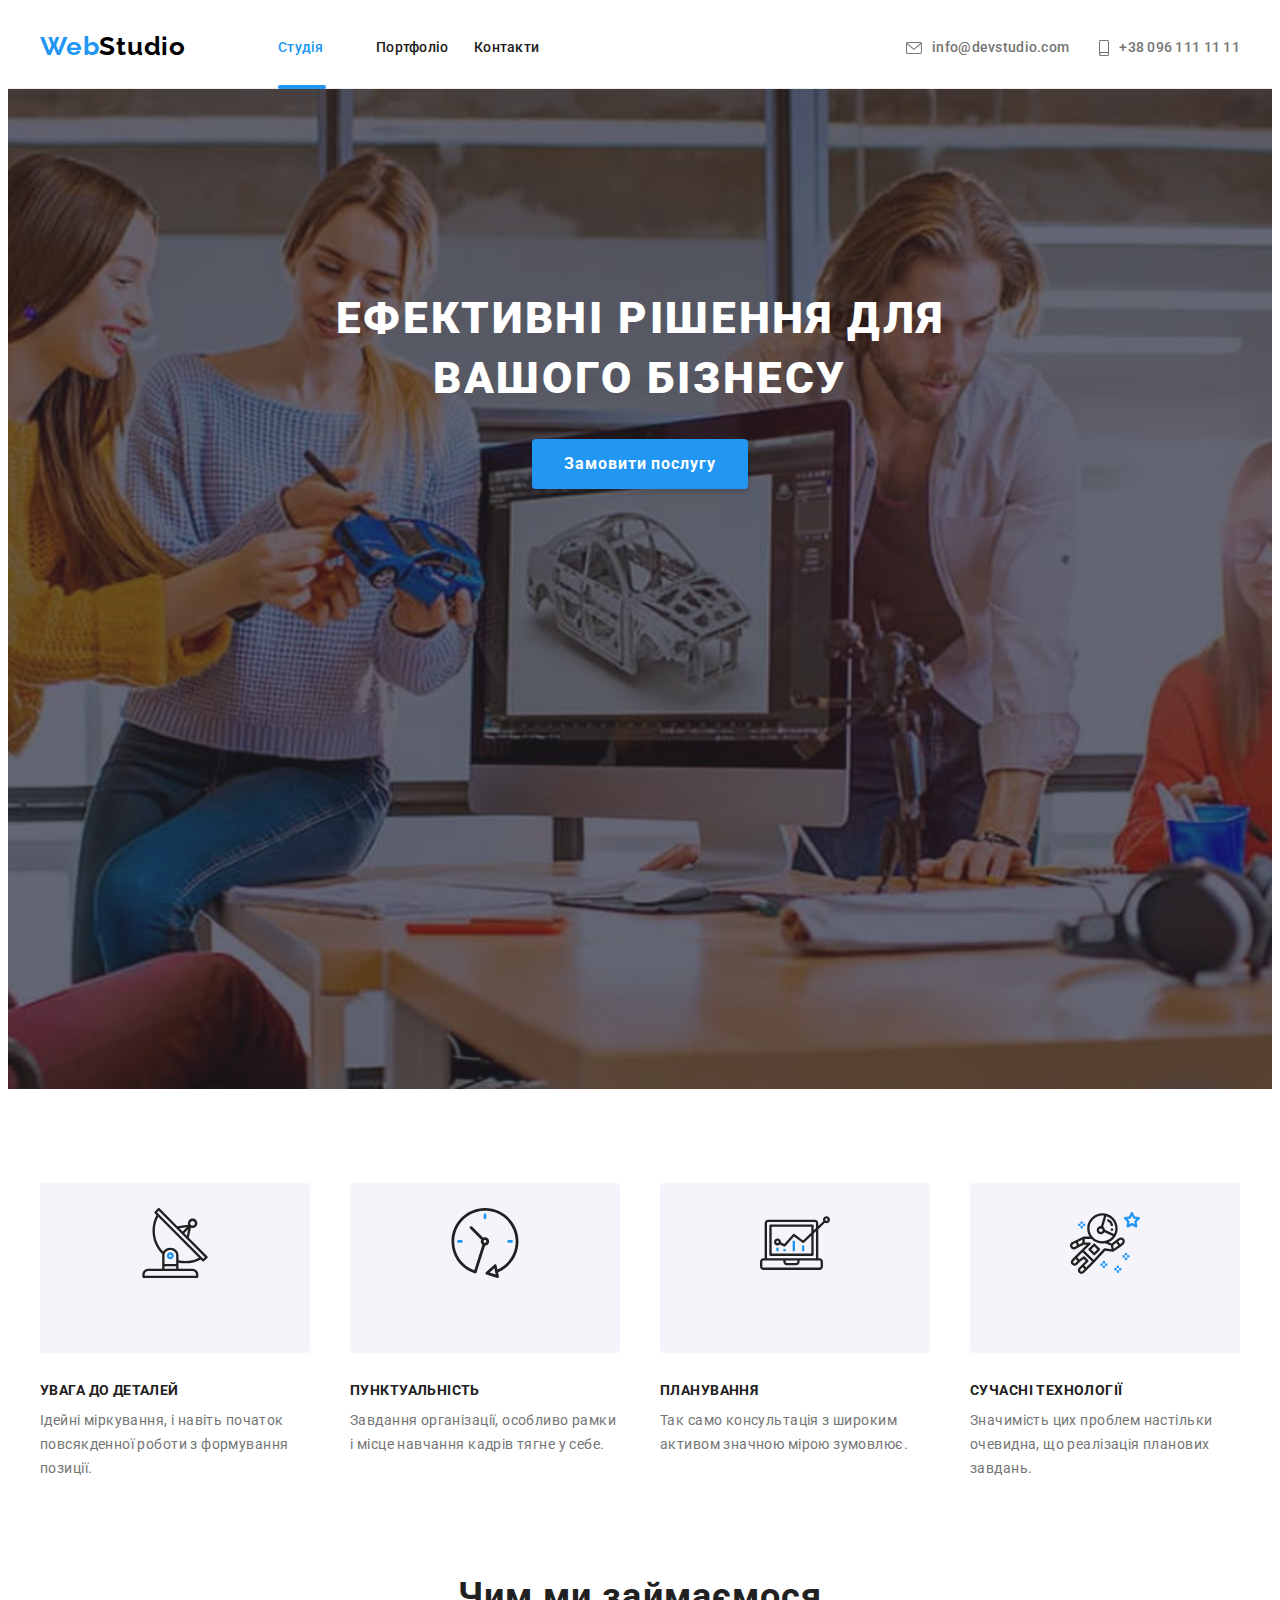
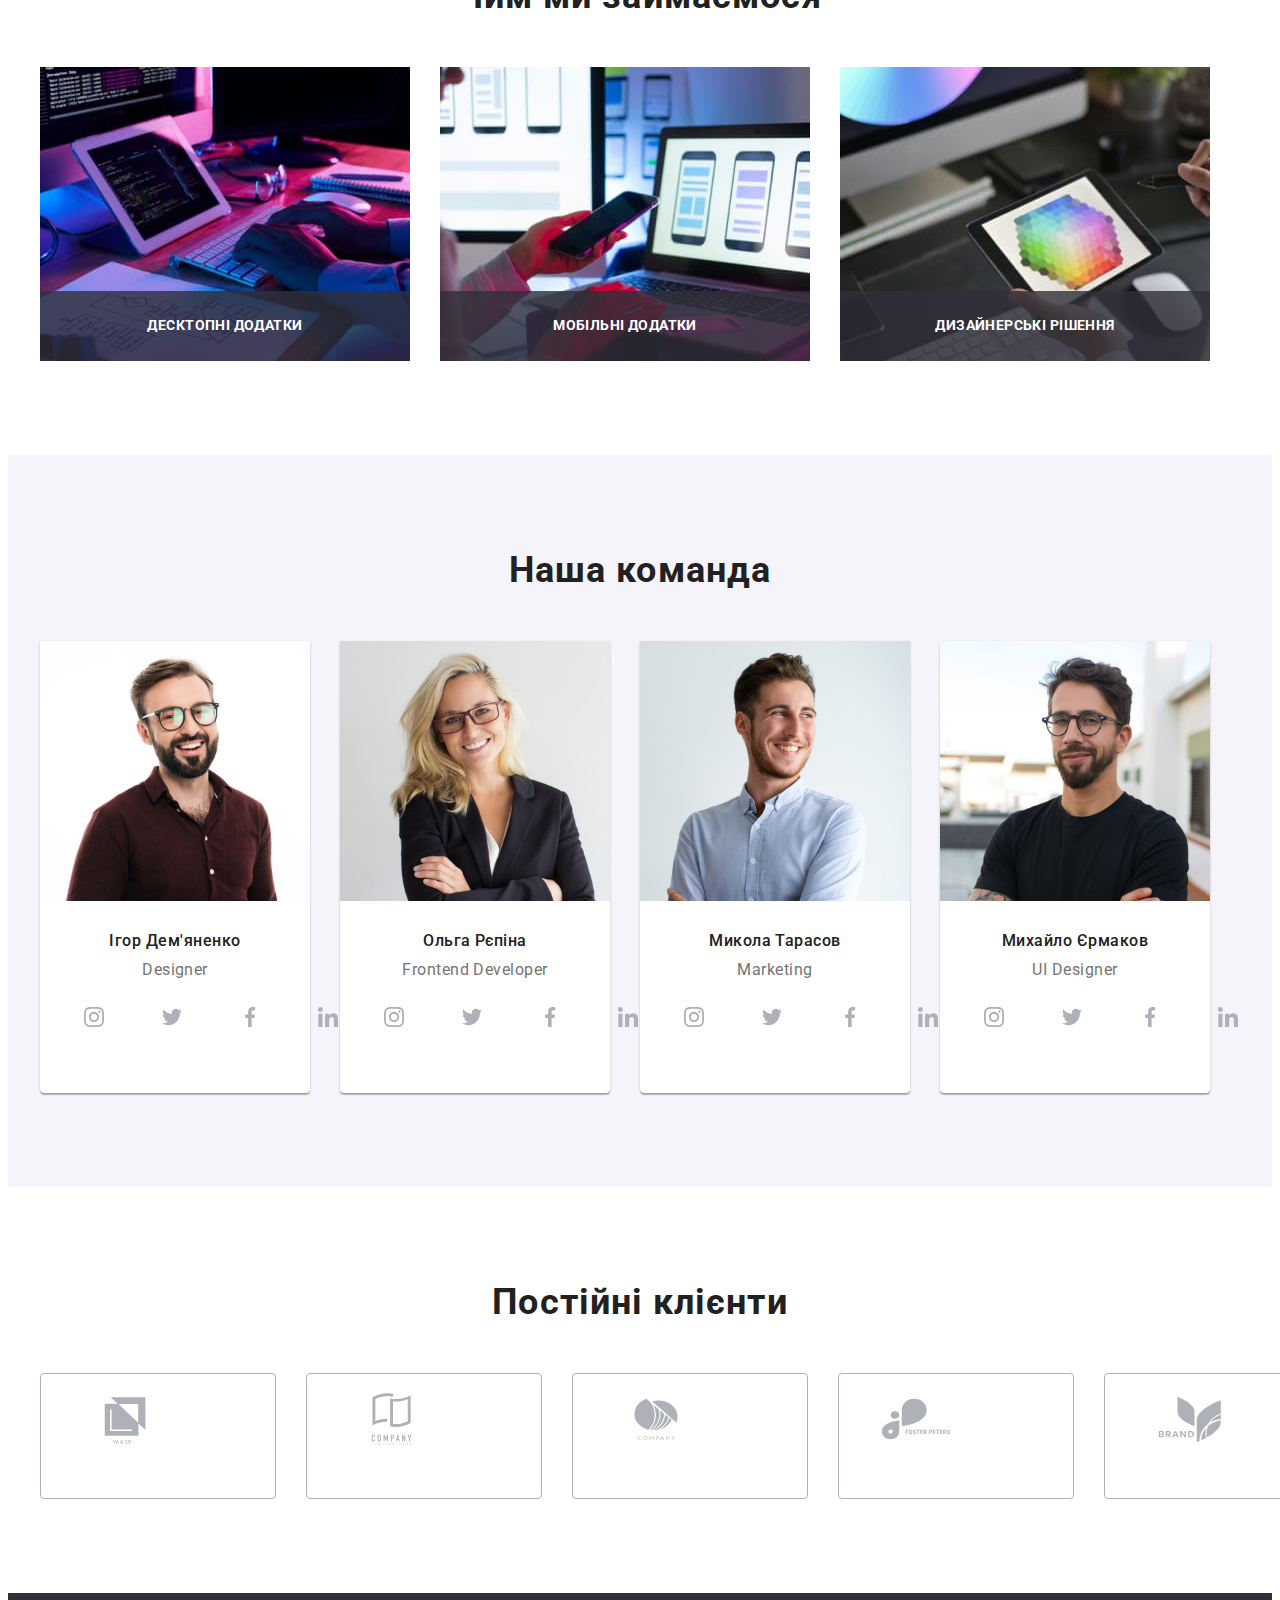
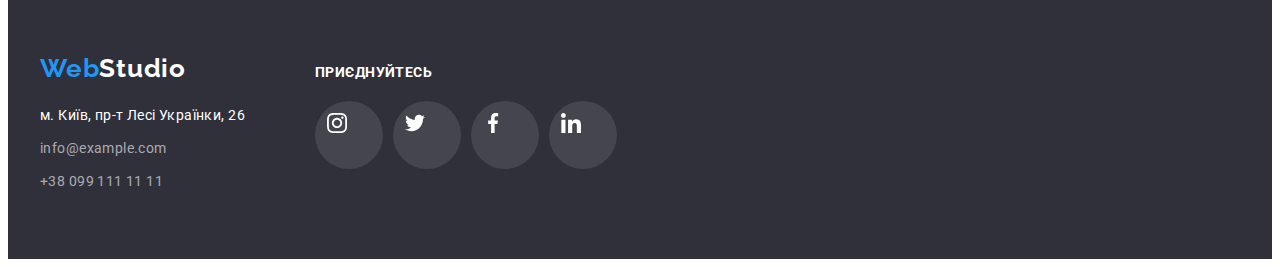
<file: index.html>
<!DOCTYPE html>
<html lang="uk">
  <head>
    <meta charset="UTF-8" />
    <meta http-equiv="X-UA-Compatible" content="IE=edge" />
    <meta name="viewport" content="width=device-width, initial-scale=1.0" />
    <title>Студія</title>
    <link rel="preconnect" href="https://fonts.googleapis.com" />
    <link rel="preconnect" href="https://fonts.gstatic.com" crossorigin />
    <link
      href="https://fonts.googleapis.com/css2?family=Raleway:wght@700&family=Roboto:wght@400;500;700;900&display=swap"
      rel="stylesheet"
    />
    <link
      rel="stylesheet"
      href="https://cdnjs.cloudflare.com/ajax/libs/modern-normalize/1.1.0/modern-normalize.min.css"
      integrity="sha512-wpPYUAdjBVSE4KJnH1VR1HeZfpl1ub8YT/NKx4PuQ5NmX2tKuGu6U/JRp5y+Y8XG2tV+wKQpNHVUX03MfMFn9Q=="
      crossorigin="anonymous"
      referrerpolicy="no-referrer"
    />
    <link href="./css/styles.css" rel="stylesheet" />
  </head>
  <body>
    <!--Шапка-->
    <header class="header">
      <div class="container">
        <nav class="nav">
          <a class="logo" href="./index.html">Web<span>Studio</span></a>
          <ul class="nav-list list">
            <li class="nav-item emphasis">
              <a class="link highlighted" href="./index.html">Студія</a>
            </li>
            <li class="nav-item"><a class="link" href="./portfolio.html">Портфоліо</a></li>
            <li class="nav-item"><a class="link" href="">Контакти</a></li>
          </ul>
        </nav>
        <ul class="header-list list">
          <li class="header-item">
            <a class="link" href="mailto:info@devstudio.com">
              <svg class="icon" width="16" height="12">
                <use href="./images/icons.svg#icon-envelope"></use>
              </svg>
              info@devstudio.com
            </a>
          </li>
          <li class="header-item">
            <a class="link" href="tel:+380961111111">
              <svg class="icon" width="10" height="16">
                <use href="./images/icons.svg#icon-smartphone"></use>
              </svg>
              +38 096 111 11 11</a
            >
          </li>
        </ul>
      </div>
    </header>
    <main>
      <!--Герой-->
      <section class="hero">
        <h1 class="hero-title">Ефективні рішення для вашого бізнесу</h1>
        <button class="hero-button" type="button" data-modal-open>Замовити послугу</button>
      </section>
      <!--Переваги компанії-->
      <section class="benefits section">
        <div class="container">
          <h2 class="visually-hidden">Переваги компанії</h2>
          <ul class="benefits-list list">
            <li class="benefits-item">
              <div class="benefits-icons">
                <svg class="icon" width="70" height="70">
                  <use href="./images/icons.svg#icon-antenna"></use>
                </svg>
              </div>
              <h3 class="title-third">УВАГА ДО ДЕТАЛЕЙ</h3>
              <p class="benefit">
                Ідейні міркування, і навіть початок повсякденної роботи з формування позиції.
              </p>
            </li>
            <li class="benefits-item">
              <div class="benefits-icons">
                <svg class="icon" width="70" height="70">
                  <use href="./images/icons.svg#icon-clock"></use>
                </svg>
              </div>
              <h3 class="title-third">ПУНКТУАЛЬНІСТЬ</h3>
              <p class="benefit">
                Завдання організації, особливо рамки і місце навчання кадрів тягне у себе.
              </p>
            </li>
            <li class="benefits-item">
              <div class="benefits-icons">
                <svg class="icon" width="70" height="70">
                  <use href="./images/icons.svg#icon-diagram"></use>
                </svg>
              </div>
              <h3 class="title-third">ПЛАНУВАННЯ</h3>
              <p class="benefit">Так само консультація з широким активом значною мірою зумовлює.</p>
            </li>
            <li class="benefits-item">
              <div class="benefits-icons">
                <svg class="icon" width="70" height="70">
                  <use href="./images/icons.svg#icon-astronaut"></use>
                </svg>
              </div>
              <h3 class="title-third">СУЧАСНІ ТЕХНОЛОГІЇ</h3>
              <p class="benefit">
                Значимість цих проблем настільки очевидна, що реалізація планових завдань.
              </p>
            </li>
          </ul>
        </div>
      </section>
      <!--Чим займається компанія-->
      <section class="activity section">
        <div class="container">
          <h2 class="title">Чим ми займаємося</h2>
          <ul class="activity-list list">
            <li class="activity-item">
              <img
                src="./images/workimg1.jpg"
                alt="Руки чоловіка, який на клавіатурі набирає програмний код"
                width="370"
                height="294"
              />
              <div class="label">
                <h3 class="title-third">Десктопні додатки</h3>
              </div>
            </li>
            <li class="activity-item">
              <img
                src="./images/workimg2.jpg"
                alt="Людина на лептоці розробляє інтерфейси застосунку для смартфону"
                width="370"
                height="294"
              />
              <div class="label">
                <h3 class="title-third">Мобільні додатки</h3>
              </div>
            </li>
            <li class="activity-item">
              <img
                src="./images/workimg3.jpg"
                alt="Людина вибирає на планшеті колір із палітри"
                width="370"
                height="294"
              />
              <div class="label">
                <h3 class="title-third">Дизайнерські рішення</h3>
              </div>
            </li>
          </ul>
        </div>
      </section>
      <!--Команда-->
      <section class="team section">
        <h2 class="title">Наша команда</h2>
        <div class="container">
          <ul class="team-list list">
            <li class="team-item">
              <img src="./images/igor.jpg" alt="Ігор Дем'яненко" width="270" height="260" />
              <h3 class="team-employee">Ігор Дем'яненко</h3>
              <p class="position">Designer</p>
              <ul class="social-networks-list list">
                <li class="social-networks-item">
                  <a class="link" href="#">
                    <svg class="icon" width="20" height="20">
                      <use href="./images/icons.svg#icon-instagram"></use>
                    </svg>
                  </a>
                </li>
                <li class="social-networks-item">
                  <a class="link" href="#">
                    <svg class="icon" width="20" height="20">
                      <use href="./images/icons.svg#icon-twitter"></use>
                    </svg>
                  </a>
                </li>
                <li class="social-networks-item">
                  <a class="link" href="#">
                    <svg class="icon" width="20" height="20">
                      <use href="./images/icons.svg#icon-facebook"></use>
                    </svg>
                  </a>
                </li>
                <li class="social-networks-item">
                  <a class="link" href="#">
                    <svg class="icon" width="20" height="20">
                      <use href="./images/icons.svg#icon-linkedin"></use>
                    </svg>
                  </a>
                </li>
              </ul>
            </li>
            <li class="team-item">
              <img src="./images/olga.jpg" alt="Ольга Рєпіна" width="270" height="260" />
              <h3 class="team-employee">Ольга Рєпіна</h3>
              <p class="position">Frontend Developer</p>
              <ul class="social-networks-list list">
                <li class="social-networks-item">
                  <a class="link" href="#">
                    <svg class="icon" width="20" height="20">
                      <use href="./images/icons.svg#icon-instagram"></use>
                    </svg>
                  </a>
                </li>
                <li class="social-networks-item">
                  <a class="link" href="#">
                    <svg class="icon" width="20" height="20">
                      <use href="./images/icons.svg#icon-twitter"></use>
                    </svg>
                  </a>
                </li>
                <li class="social-networks-item">
                  <a class="link" href="#">
                    <svg class="icon" width="20" height="20">
                      <use href="./images/icons.svg#icon-facebook"></use>
                    </svg>
                  </a>
                </li>
                <li class="social-networks-item">
                  <a class="link" href="#">
                    <svg class="icon" width="20" height="20">
                      <use href="./images/icons.svg#icon-linkedin"></use>
                    </svg>
                  </a>
                </li>
              </ul>
            </li>
            <li class="team-item">
              <img src="./images/mukola.jpg" alt="Микола Тарасов" width="270" height="260" />
              <h3 class="team-employee">Микола Тарасов</h3>
              <p class="position">Marketing</p>
              <ul class="social-networks-list list">
                <li class="social-networks-item">
                  <a class="link" href="#">
                    <svg class="icon" width="20" height="20">
                      <use href="./images/icons.svg#icon-instagram"></use>
                    </svg>
                  </a>
                </li>
                <li class="social-networks-item">
                  <a class="link" href="#">
                    <svg class="icon" width="20" height="20">
                      <use href="./images/icons.svg#icon-twitter"></use>
                    </svg>
                  </a>
                </li>
                <li class="social-networks-item">
                  <a class="link" href="#">
                    <svg class="icon" width="20" height="20">
                      <use href="./images/icons.svg#icon-facebook"></use>
                    </svg>
                  </a>
                </li>
                <li class="social-networks-item">
                  <a class="link" href="#">
                    <svg class="icon" width="20" height="20">
                      <use href="./images/icons.svg#icon-linkedin"></use>
                    </svg>
                  </a>
                </li>
              </ul>
            </li>
            <li class="team-item">
              <img src="./images/mukhailo.jpg" alt="Михайло Єрмаков" width="270" height="260" />
              <h3 class="team-employee">Михайло Єрмаков</h3>
              <p class="position">UI Designer</p>
              <ul class="social-networks-list list">
                <li class="social-networks-item">
                  <a class="link" href="#">
                    <svg class="icon" width="20" height="20">
                      <use href="./images/icons.svg#icon-instagram"></use>
                    </svg>
                  </a>
                </li>
                <li class="social-networks-item">
                  <a class="link" href="#">
                    <svg class="icon" width="20" height="20">
                      <use href="./images/icons.svg#icon-twitter"></use>
                    </svg>
                  </a>
                </li>
                <li class="social-networks-item">
                  <a class="link" href="#">
                    <svg class="icon" width="20" height="20">
                      <use href="./images/icons.svg#icon-facebook"></use>
                    </svg>
                  </a>
                </li>
                <li class="social-networks-item">
                  <a class="link" href="#">
                    <svg class="icon" width="20" height="20">
                      <use href="./images/icons.svg#icon-linkedin"></use>
                    </svg>
                  </a>
                </li>
              </ul>
            </li>
          </ul>
        </div>
      </section>
      <!--Клієнти-->
      <section class="customers section">
        <h2 class="title">Постійні клієнти</h2>
        <div class="container">
          <ul class="customers-list list">
            <li class="customers-item">
              <a class="link" href="#">
                <svg class="icon" width="106" height="60">
                  <use href="./images/icons.svg#icon-Logo-1"></use>
                </svg>
              </a>
            </li>
            <li class="customers-item">
              <a href="#" class="link">
                <svg class="icon" width="106" height="60">
                  <use href="./images/icons.svg#icon-Logo-2"></use>
                </svg>
              </a>
            </li>
            <li class="customers-item">
              <a href="#" class="link">
                <svg class="icon" width="106" height="60">
                  <use href="./images/icons.svg#icon-Logo-3"></use>
                </svg>
              </a>
            </li>
            <li class="customers-item">
              <a href="#" class="link">
                <svg class="icon" width="106" height="60">
                  <use href="./images/icons.svg#icon-Logo-4"></use>
                </svg>
              </a>
            </li>
            <li class="customers-item">
              <a href="#" class="link">
                <svg class="icon" width="106" height="60">
                  <use href="./images/icons.svg#icon-Logo-5"></use>
                </svg>
              </a>
            </li>
            <li class="customers-item">
              <a href="#" class="link">
                <svg class="icon" width="106" height="60">
                  <use href="./images/icons.svg#icon-Logo-6"></use>
                </svg>
              </a>
            </li>
          </ul>
        </div>
      </section>
    </main>
    <!--Футер-->
    <footer class="footer">
      <div class="container">
        <div class="left-part">
          <a class="logo" href="./index.html">Web<span>Studio</span></a>
          <address class="address">
            <ul class="address-list list">
              <li class="address-item">
                <a class="link" href="#" target="_blank" rel="noopener noreferrer"
                  >м. Київ, пр-т Лесі Українки, 26</a
                >
              </li>
              <li class="address-item">
                <a class="link" href="mailto:info@example.com">info@example.com</a>
              </li>
              <li class="address-item">
                <a class="link" href="tel:+380991111111">+38 099 111 11 11</a>
              </li>
            </ul>
          </address>
        </div>
        <div class="social-networks">
          <h3 class="title-third">приєднуйтесь</h3>
          <ul class="social-networks-list list">
            <li class="social-networks-item">
              <a class="link" href="#">
                <svg class="icon" width="20" height="20">
                  <use href="./images/icons.svg#icon-instagram"></use>
                </svg>
              </a>
            </li>
            <li class="social-networks-item">
              <a class="link" href="#">
                <svg class="icon" width="20" height="20">
                  <use href="./images/icons.svg#icon-twitter"></use>
                </svg>
              </a>
            </li>
            <li class="social-networks-item">
              <a class="link" href="#">
                <svg class="icon" width="20" height="20">
                  <use href="./images/icons.svg#icon-facebook"></use>
                </svg>
              </a>
            </li>
            <li class="social-networks-item">
              <a class="link" href="#">
                <svg class="icon" width="20" height="20">
                  <use href="./images/icons.svg#icon-linkedin"></use>
                </svg>
              </a>
            </li>
          </ul>
        </div>
      </div>
    </footer>
    <div class="backdrop is-hidden" data-modal>
      <div class="modal">
        <button type="button" class="close-button" data-modal-close>
          <svg class="close-icon" width="18" height="18">
            <use href="./images/icons.svg#icon-close-black"></use>
          </svg>
        </button>
      </div>
    </div>
    <script src="./modal.js"></script>
  </body>
</html>
</file>
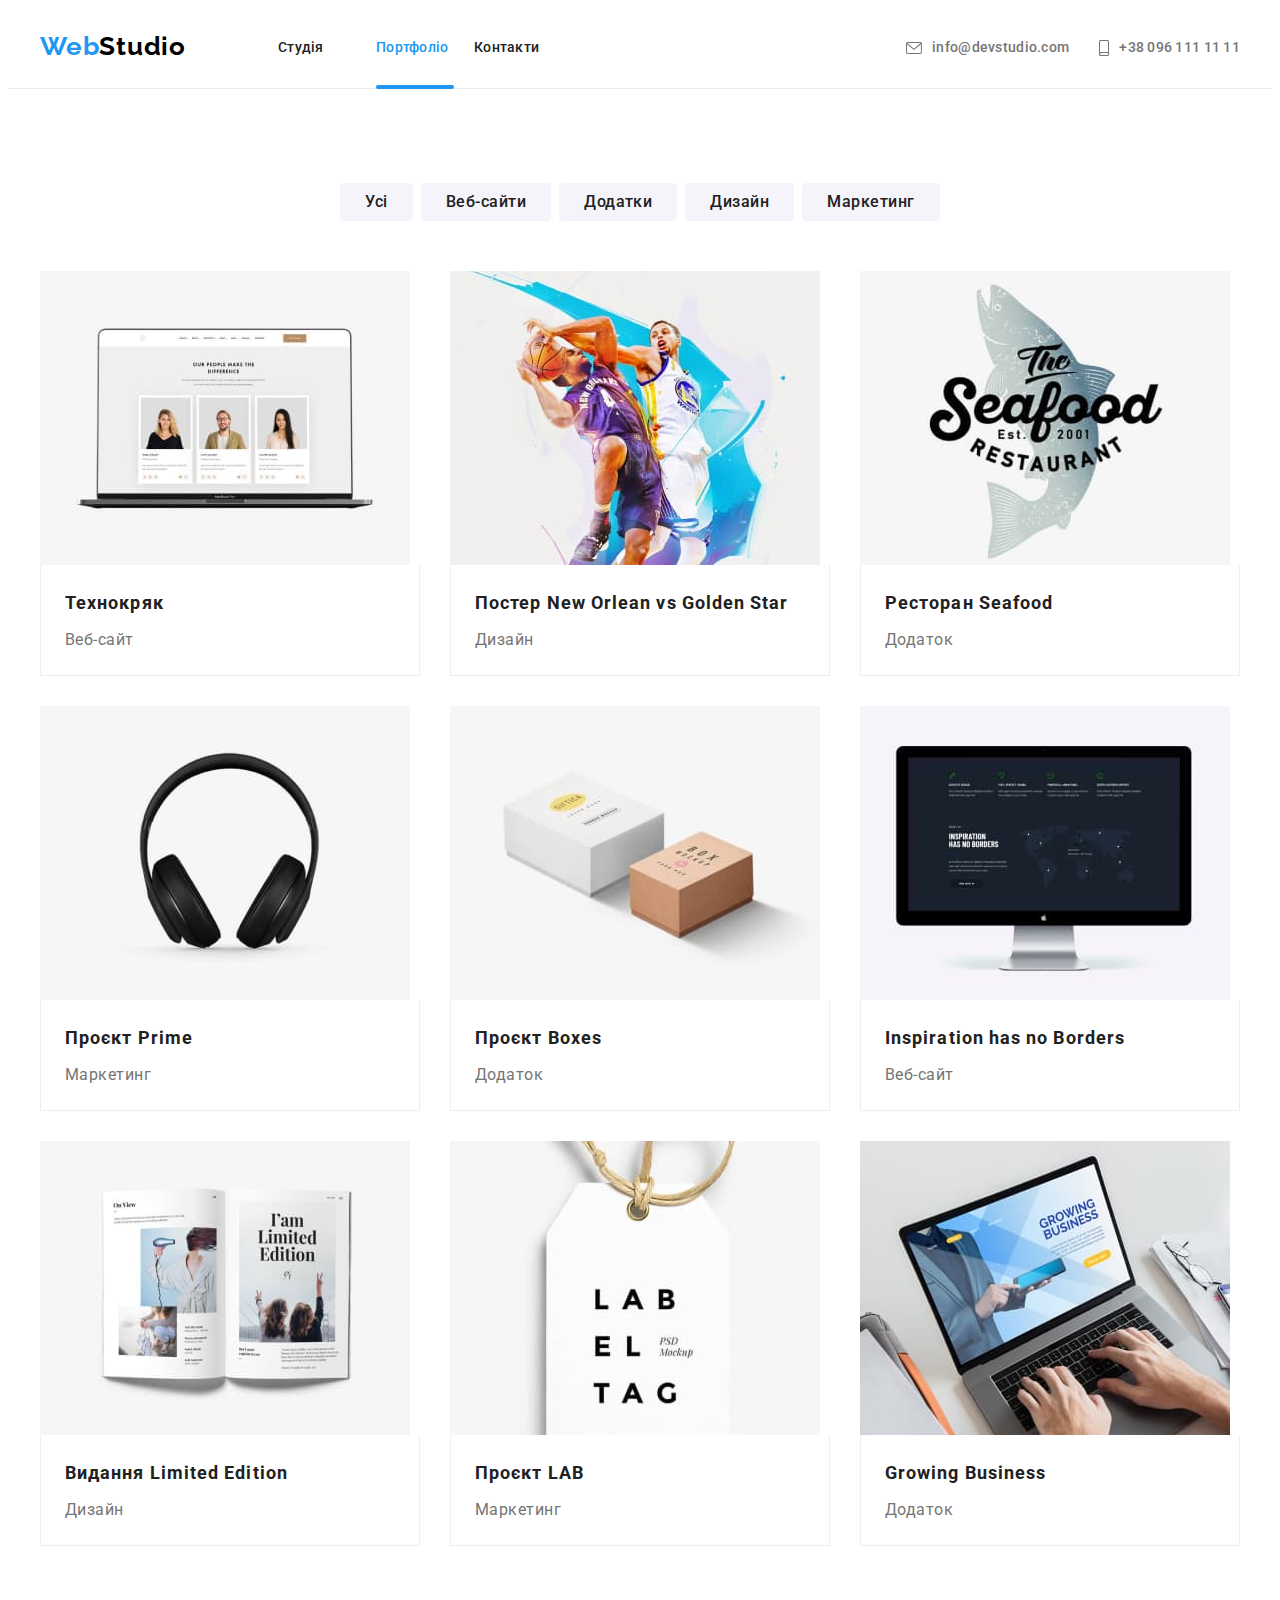
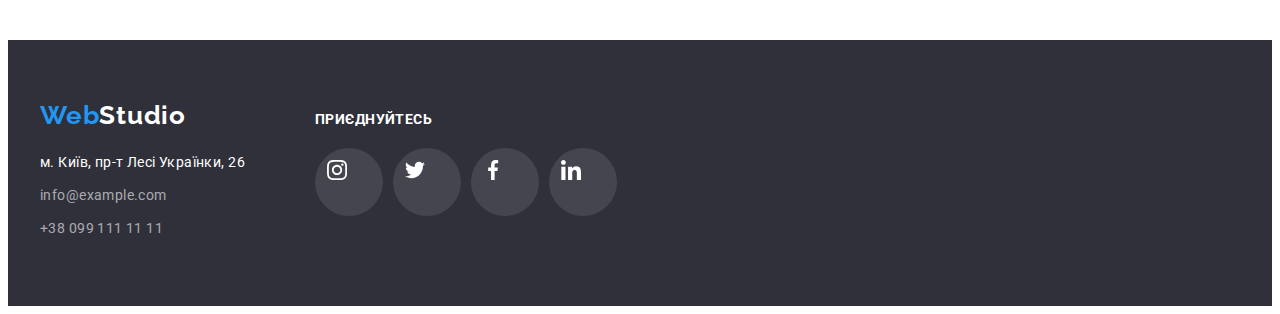
<file: portfolio.html>
<!DOCTYPE html>
<html lang="uk">
  <head>
    <meta charset="UTF-8" />
    <meta http-equiv="X-UA-Compatible" content="IE=edge" />
    <meta name="viewport" content="width=device-width, initial-scale=1.0" />
    <title>Портфоліо</title>
    <link rel="preconnect" href="https://fonts.googleapis.com" />
    <link rel="preconnect" href="https://fonts.gstatic.com" crossorigin />
    <link
      href="https://fonts.googleapis.com/css2?family=Raleway:wght@700&family=Roboto:wght@400;500;700;900&display=swap"
      rel="stylesheet"
    />
    <link
      rel="stylesheet"
      href="https://cdnjs.cloudflare.com/ajax/libs/modern-normalize/1.1.0/modern-normalize.min.css"
      integrity="sha512-wpPYUAdjBVSE4KJnH1VR1HeZfpl1ub8YT/NKx4PuQ5NmX2tKuGu6U/JRp5y+Y8XG2tV+wKQpNHVUX03MfMFn9Q=="
      crossorigin="anonymous"
      referrerpolicy="no-referrer"
    />
    <link href="./css/styles.css" rel="stylesheet" />
  </head>
  <body>
    <!--Шапка-->
    <header class="header">
      <div class="container">
        <nav class="nav">
          <a class="logo" href="./index.html">Web<span>Studio</span></a>
          <ul class="nav-list list">
            <li class="nav-item"><a class="link" href="./index.html">Студія</a></li>
            <li class="nav-item emphasis-portfolio">
              <a class="link highlighted" href="./portfolio.html">Портфоліо</a>
            </li>
            <li class="nav-item"><a class="link" href="">Контакти</a></li>
          </ul>
        </nav>
        <ul class="header-list list">
          <li class="header-item">
            <a class="link" href="mailto:info@devstudio.com">
              <svg class="icon" width="16" height="12">
                <use href="./images/icons.svg#icon-envelope"></use>
              </svg>
              info@devstudio.com
            </a>
          </li>
          <li class="header-item">
            <a class="link" href="tel:+380961111111">
              <svg class="icon" width="10" height="16">
                <use href="./images/icons.svg#icon-smartphone"></use>
              </svg>
              +38 096 111 11 11</a
            >
          </li>
        </ul>
      </div>
    </header>
    <main>
      <!--Проєкти-->
      <section class="projects container section">
        <h1 class="visually-hidden">Проєкти</h1>
        <ul class="category-list list">
          <li class="category-item"><button class="category-button" type="button">Усі</button></li>
          <li class="category-item">
            <button class="category-button" type="button">Веб-сайти</button>
          </li>
          <li class="category-item">
            <button class="category-button" type="button">Додатки</button>
          </li>
          <li class="category-item">
            <button class="category-button" type="button">Дизайн</button>
          </li>
          <li class="category-item">
            <button class="category-button" type="button">Маркетинг</button>
          </li>
        </ul>
        <ul class="projects-list list">
          <li class="projects-item">
            <div class="animation">
              <img
                src="./images/portfolio-1.jpg"
                alt="Екран ноутбука із зображенням трьох людей: чоловіка та двох жінок"
                width="370"
                height="294"
              />
              <div class="overlay">
                <p class="text-overlay">
                  Ресурс пропонує комплексні пропозиції з різним рівнем функціоналу та сервісів. Все
                  це дозволить відвідувачу отримати вичерпні відомості про компанію чи приватну
                  особу.
                </p>
              </div>
            </div>
            <div class="signature-card">
              <h2 class="project">Технокряк</h2>
              <p class="projects-category">Веб-сайт</p>
            </div>
          </li>
          <li class="projects-item">
            <div class="animation">
              <img
                src="./images/portfolio-2.jpg"
                alt="Два баскетболіста з м'ячем в стрибку"
                width="370"
                height="294"
              />
              <div class="overlay">
                <p class="text-overlay">
                  Ресурс пропонує комплексні пропозиції з різним рівнем функціоналу та сервісів. Все
                  це дозволить відвідувачу отримати вичерпні відомості про компанію чи приватну
                  особу.
                </p>
              </div>
            </div>
            <div class="signature-card">
              <h2 class="project">Постер New Orlean vs Golden Star</h2>
              <p class="projects-category">Дизайн</p>
            </div>
          </li>
          <li class="projects-item">
            <div class="animation">
              <img
                src="./images/portfolio-3.jpg"
                alt="Логотип у вигляді рибини із назвою ресторану на ній"
                width="370"
                height="294"
              />
              <div class="overlay">
                <p class="text-overlay">
                  Ресурс пропонує комплексні пропозиції з різним рівнем функціоналу та сервісів. Все
                  це дозволить відвідувачу отримати вичерпні відомості про компанію чи приватну
                  особу.
                </p>
              </div>
            </div>
            <div class="signature-card">
              <h2 class="project">Ресторан Seafood</h2>
              <p class="projects-category">Додаток</p>
            </div>
          </li>
          <li class="projects-item">
            <div class="animation">
              <img src="./images/portfolio-4.jpg" alt="Навушники" width="370" height="294" />
              <div class="overlay">
                <p class="text-overlay">
                  Ресурс пропонує комплексні пропозиції з різним рівнем функціоналу та сервісів. Все
                  це дозволить відвідувачу отримати вичерпні відомості про компанію чи приватну
                  особу.
                </p>
              </div>
            </div>
            <div class="signature-card">
              <h2 class="project">Проєкт Prime</h2>
              <p class="projects-category">Маркетинг</p>
            </div>
          </li>
          <li class="projects-item">
            <div class="animation">
              <img
                src="./images/portfolio-5.jpg"
                alt="Одна біла та одна коричнева коробки"
                width="370"
                height="294"
              />
              <div class="overlay">
                <p class="text-overlay">
                  Ресурс пропонує комплексні пропозиції з різним рівнем функціоналу та сервісів. Все
                  це дозволить відвідувачу отримати вичерпні відомості про компанію чи приватну
                  особу.
                </p>
              </div>
            </div>
            <div class="signature-card">
              <h2 class="project">Проєкт Boxes</h2>
              <p class="projects-category">Додаток</p>
            </div>
          </li>
          <li class="projects-item">
            <div class="animation">
              <img
                src="./images/portfolio-6.jpg"
                alt="Монітор із веб-сайтом"
                width="370"
                height="294"
              />
              <div class="overlay">
                <p class="text-overlay">
                  Ресурс пропонує комплексні пропозиції з різним рівнем функціоналу та сервісів. Все
                  це дозволить відвідувачу отримати вичерпні відомості про компанію чи приватну
                  особу.
                </p>
              </div>
            </div>
            <div class="signature-card">
              <h2 class="project">Inspiration has no Borders</h2>
              <p class="projects-category">Веб-сайт</p>
            </div>
          </li>
          <li class="projects-item">
            <div class="animation">
              <img src="./images/portfolio-7.jpg" alt="Розгорнута книга" width="370" height="294" />
              <div class="overlay">
                <p class="text-overlay">
                  Ресурс пропонує комплексні пропозиції з різним рівнем функціоналу та сервісів. Все
                  це дозволить відвідувачу отримати вичерпні відомості про компанію чи приватну
                  особу.
                </p>
              </div>
            </div>
            <div class="signature-card">
              <h2 class="project">Видання Limited Edition</h2>
              <p class="projects-category">Дизайн</p>
            </div>
          </li>
          <li class="projects-item">
            <div class="animation">
              <img src="./images/portfolio-8.jpg" alt="Бірка" width="370" height="294" />
              <div class="overlay">
                <p class="text-overlay">
                  Ресурс пропонує комплексні пропозиції з різним рівнем функціоналу та сервісів. Все
                  це дозволить відвідувачу отримати вичерпні відомості про компанію чи приватну
                  особу.
                </p>
              </div>
            </div>
            <div class="signature-card">
              <h2 class="project">Проєкт LAB</h2>
              <p class="projects-category">Маркетинг</p>
            </div>
          </li>
          <li class="projects-item">
            <div class="animation">
              <img
                src="./images/portfolio-9.jpg"
                alt="Руки чоловіка, які набирають щось на клавіатурі ноутбука"
                width="370"
                height="294"
              />
              <div class="overlay">
                <p class="text-overlay">
                  Ресурс пропонує комплексні пропозиції з різним рівнем функціоналу та сервісів. Все
                  це дозволить відвідувачу отримати вичерпні відомості про компанію чи приватну
                  особу.
                </p>
              </div>
            </div>
            <div class="signature-card">
              <h2 class="project">Growing Business</h2>
              <p class="projects-category">Додаток</p>
            </div>
          </li>
        </ul>
      </section>
    </main>
    <!--Футер-->
    <footer class="footer">
      <div class="container">
        <div class="left-part">
          <a class="logo" href="./index.html">Web<span>Studio</span></a>
          <address class="address">
            <ul class="address-list list">
              <li class="address-item">
                <a class="link" href="#" target="_blank" rel="noopener noreferrer"
                  >м. Київ, пр-т Лесі Українки, 26</a
                >
              </li>
              <li class="address-item">
                <a class="link" href="mailto:info@example.com">info@example.com</a>
              </li>
              <li class="address-item">
                <a class="link" href="tel:+380991111111">+38 099 111 11 11</a>
              </li>
            </ul>
          </address>
        </div>
        <div class="social-networks">
          <h3 class="title-third">приєднуйтесь</h3>
          <ul class="social-networks-list list">
            <li class="social-networks-item">
              <a class="link" href="#">
                <svg class="icon" width="20" height="20">
                  <use href="./images/icons.svg#icon-instagram"></use>
                </svg>
              </a>
            </li>
            <li class="social-networks-item">
              <a class="link" href="#">
                <svg class="icon" width="20" height="20">
                  <use href="./images/icons.svg#icon-twitter"></use>
                </svg>
              </a>
            </li>
            <li class="social-networks-item">
              <a class="link" href="#">
                <svg class="icon" width="20" height="20">
                  <use href="./images/icons.svg#icon-facebook"></use>
                </svg>
              </a>
            </li>
            <li class="social-networks-item">
              <a class="link" href="#">
                <svg class="icon" width="20" height="20">
                  <use href="./images/icons.svg#icon-linkedin"></use>
                </svg>
              </a>
            </li>
          </ul>
        </div>
      </div>
    </footer>
  </body>
</html>
</file>
<file: css/styles.css>
:root {
  --praimery-text-color: #757575;
  --secondary-text-color: #ffffff;
  --titel-text-color: #212121;
  --accent-color: #2196f3;
  --praimery-bkg-color: #ffffff;
  --secondary-bkg-color: #2f303a;
  --praimery-icon-color: #afb1b8;
}
body {
  font-family: Roboto, Verdana, Tahoma, sans-serif;
  color: var(--praimery-text-color);
  background-color: var(--praimery-bkg-color);
}
.container {
  width: 100%;
  max-width: 1200px;
  padding: 0 15px;
  margin-left: auto;
  margin-right: auto;
  /*outline: 2px solid tomato;*/
}
img {
  display: block;
}

.list {
  padding: 0;
  margin: 0;
  list-style: none;
}
.link {
  transition-property: color;
  transition-duration: 250ms;
  transition-timing-function: cubic-bezier(0.4, 0, 0.2, 1);

  text-decoration: none;
}
.section {
  padding-top: 94px;
  padding-bottom: 94px;
}
.link .icon {
  transition-property: fill;
  transition-duration: 250ms;
  transition-timing-function: cubic-bezier(0.4, 0, 0.2, 1);

  fill: var(--praimery-icon-color);
}

/*Шапка*/
.header {
  font-style: normal;
  font-weight: 500;
  font-size: 14px;
  line-height: 1.14;
  border-bottom: 1px solid #ececec;
}
.header .container {
  display: flex;
  align-items: center;
  justify-content: space-between;
}
.nav {
  display: flex;
  align-items: center;
}

.logo {
  display: block;
  width: 145px;
  height: 31px;

  font-family: 'Raleway';
  font-weight: 700;
  font-size: 26px;
  color: var(--accent-color);
  text-decoration: none;
  letter-spacing: 0.03em;
}
.logo span {
  color: #000000;
}
.logo:hover,
.logo:focus {
  text-decoration: underline var(--accent-color);
}
.nav-list {
  display: flex;
  margin-left: 93px;
}
.nav-item {
  position: relative;

  display: flex;
  flex-direction: column;

  width: 48px;
}
.nav-item:not(:last-child) {
  margin-right: 50px;
}

.nav-list .link {
  display: block;
  margin-top: 32px;
  margin-bottom: 32px;

  letter-spacing: 0.02em;
  color: var(--titel-text-color);
}
.emphasis::after {
  position: absolute;
  bottom: -1px;

  content: '';
  width: 48px;
  height: 4px;
  border-radius: 2px;
  background-color: var(--accent-color);
}
.header-list {
  display: flex;
  align-items: center;
  gap: 30px;
}
.header-list .link {
  display: flex;
  gap: 10px;
  align-items: center;
  justify-content: center;
  letter-spacing: 0.02em;
  color: var(--praimery-text-color);
}
.header-list .icon {
  fill: currentColor;
}

/*Герой*/

.hero {
  max-width: 1600px;
  height: 600px;
  margin-left: auto;
  margin-right: auto;
  padding-top: 200px;
  padding-bottom: 200px;

  text-align: center;
  background-color: var(--secondary-bkg-color);
  background-image: linear-gradient(rgba(47, 48, 58, 0.4), rgba(47, 48, 58, 0.4)),
    url('../images/Img-hero.jpg');
  background-size: cover;
  background-position: center;
  background-repeat: no-repeat;
}

.hero-title {
  margin: 0 auto 30px;
  max-width: 696px;

  font-weight: 900;
  font-size: 44px;

  line-height: 1.36;
  text-transform: uppercase;
  letter-spacing: 0.06em;
  color: var(--secondary-text-color);
}
.hero-button {
  display: block;
  margin: 0 auto;
  padding: 10px 32px;
  min-width: 216px;

  font-family: inherit;
  font-weight: 700;
  font-size: 16px;
  line-height: 1.88;
  cursor: pointer;
  border-radius: 4px;
  border: none;
  box-shadow: 0px 4px 4px rgba(0, 0, 0, 0.15);
  color: var(--secondary-text-color);
  background-color: var(--accent-color);
  text-align: center;
  letter-spacing: 0.06em;
}

/*.hero-button:hover,
.hero-button:focus {
  color: var(--titel-text-color);
}*/

/*Переваги компанії*/

.visually-hidden {
  position: absolute;
  white-space: nowrap;
  width: 1px;
  height: 1px;
  overflow: hidden;
  border: 0;
  padding: 0;
  clip: rect(0 0 0 0);
  clip-path: inset(50%);
  margin: -1px;
}

.benefits-list {
  display: flex;
  gap: 30px;
  justify-content: space-between;
}

.benefits-item {
  width: 270px;
}
.benefits-icons {
  height: 120px;
  padding: 25px 100px;
  margin-bottom: 30px;

  background: #f5f4fa;
  border-radius: 4px;
}

.title-third {
  margin-top: 0;
  margin-bottom: 10px;

  font-size: 14px;
  line-height: 1.14;
  text-transform: uppercase;
  letter-spacing: 0.03em;
  color: var(--titel-text-color);
}

.benefit {
  margin-top: 0;
  margin-bottom: 0;
  width: inherit;

  font-size: 14px;
  line-height: 1.71;
  letter-spacing: 0.03em;
}

/*Чим займається компанія*/

.activity {
  padding-top: 0px;
}

.title {
  margin-top: 0;
  margin-bottom: 50px;

  font-size: 36px;
  line-height: 1.17;
  text-align: center;
  letter-spacing: 0.03em;
  color: var(--titel-text-color);
}
.activity-list {
  display: flex;
}
.activity-item:not(:last-child) {
  margin-right: 30px;
}
.activity-item {
  position: relative;
}
/*
.label .title-third {
  position: absolute;
  bottom: 0;
  left: 0;

  margin-bottom: 0;
  padding: 27px 107px;

  width: 370px;
  height: 70px;
  color: var(--secondary-text-color);
  background: rgba(47, 48, 58, 0.8);
}*/
.label {
  position: absolute;
  bottom: 0;
  left: 0;

  width: 370px;
  height: 70px;
  background: rgba(47, 48, 58, 0.8);
}
.label .title-third {
  position: absolute;
  left: 50%;
  top: 50%;
  transform: translate(-50%, -50%);

  margin-bottom: 0;
  color: var(--secondary-text-color);
}

/*Команда*/

.team {
  background-color: #f5f4fa;
}
.team-list {
  display: flex;
  gap: 30px;
}
.team-item {
  max-width: 270px;

  background-color: #ffffff;
  box-shadow: 0px 1px 3px rgba(0, 0, 0, 0.12), 0px 1px 1px rgba(0, 0, 0, 0.14),
    0px 2px 1px rgba(0, 0, 0, 0.2);
  border-radius: 0px 0px 4px 4px;
}

.team-employee {
  margin-top: 30px;
  margin-bottom: 10px;

  font-weight: 500;
  font-size: 16px;
  text-align: center;
  line-height: 1.19;
  letter-spacing: 0.03em;
  color: var(--titel-text-color);
}
.position {
  margin-top: 0;
  margin-bottom: 16px;

  line-height: 1.19;
  text-align: center;
  letter-spacing: 0.03em;
}
.social-networks-list {
  display: flex;
  width: 206px;
  gap: 10px;
  justify-content: space-between;
  margin-right: auto;
  margin-left: auto;
  margin-bottom: 30px;
}

.social-networks-list .link {
  transition-property: background-color;
  transition-duration: 250ms;
  transition-timing-function: cubic-bezier(0.4, 0, 0.2, 1);

  display: block;
  width: 44px;
  height: 44px;
  padding: 12px;
  border-radius: 50%;
}

.social-networks-list .link:hover,
.social-networks-list .link:focus {
  background-color: var(--accent-color);
}

.social-networks-list .link:hover .icon,
.social-networks-list .link:focus .icon {
  fill: var(--praimery-bkg-color);
}

/*Клієнти*/

.customers-list {
  display: flex;
  gap: 30px;
}
.customers-item .link {
  transition-property: border-color;
  transition-duration: 250ms;
  transition-timing-function: cubic-bezier(0.4, 0, 0.2, 1);

  display: block;
  width: 170px;
  height: 92px;
  padding: 16px 32px;
  border: 1px solid var(--praimery-icon-color);

  border-radius: 4px;
}

.customers-item .link:hover .icon,
.customers-item .link:focus .icon {
  fill: var(--accent-color);
}
.customers-item .link:hover,
.customers-item .link:focus {
  border-color: var(--accent-color);
}

/*Футер*/

.footer {
  padding-top: 60px;
  padding-bottom: 60px;
  padding-left: 0;

  background-color: var(--secondary-bkg-color);
}
.footer .container {
  display: flex;
}
.left-part {
  margin-right: 70px;
}
.footer span {
  color: var(--secondary-text-color);
}
.address {
  margin-top: 20px;

  font-style: normal;
  font-weight: 400;
  font-size: 14px;
  line-height: 1.71;
  letter-spacing: 0.03em;
}
.address-item:not(:last-child) {
  margin-bottom: 9px;
}
.address-list .link {
  color: rgba(255, 255, 255, 0.6);
  width: 231px;
  height: 21px;
}
.link[rel='noopener noreferrer'] {
  color: var(--secondary-text-color);
}
.social-networks > .title-third {
  margin-top: 0;
  margin-bottom: 20px;
  color: var(--secondary-text-color);
}

.social-networks {
  margin-top: 12px;
}
.social-networks .link {
  background-color: rgba(255, 255, 255, 0.1);
}
.social-networks .icon {
  fill: var(--praimery-bkg-color);
}

/* Різне*/

.link:hover,
.link:focus,
.link.highlighted {
  color: var(--accent-color);
}
/*Сторінка Портфоліо*/
/* Шапка*/
.emphasis-portfolio::after {
  position: absolute;
  bottom: -1px;

  content: '';
  width: 78px;
  height: 4px;
  border-radius: 2px;
  background-color: var(--accent-color);
}
/*Проєкти*/

.category-list {
  display: flex;
  margin-bottom: 34px;
  justify-content: center;
  padding-bottom: 16px;
}
.category-button {
  transition-property: background-color, color, box-shadow;
  transition-duration: 250ms;
  transition-timing-function: cubic-bezier(0.4, 0, 0.2, 1);

  padding: 6px 25px;

  font-family: inherit;
  font-weight: 500;
  font-size: 16px;
  line-height: 1.62;
  text-align: center;
  letter-spacing: 0.03em;
  border-radius: 4px;
  border: none;
  cursor: pointer;
  color: var(--titel-text-color);
  background-color: #f5f4fa;
}
.category-item:not(:last-child) {
  margin-right: 8px;
}
.category-button:hover,
.category-button:focus {
  background-color: var(--accent-color);
  color: var(--secondary-text-color);
  box-shadow: 0px 3px 1px rgba(0, 0, 0, 0.1), 0px 1px 2px rgba(0, 0, 0, 0.08),
    0px 2px 2px rgba(0, 0, 0, 0.12);
}
.projects-list {
  display: flex;
  flex-wrap: wrap;
  gap: 30px;
}
.projects-item {
  transition-property: box-shadow;
  transition-duration: 250ms;
  transition-timing-function: cubic-bezier(0.4, 0, 0.2, 1);

  flex-basis: calc((100% - 60px) / 3);
}
.projects-item:hover {
  box-shadow: 0px 1px 1px rgba(0, 0, 0, 0.12), 0px 4px 4px rgba(0, 0, 0, 0.06),
    1px 4px 6px rgba(0, 0, 0, 0.16);
}
.animation {
  position: relative;
  overflow: hidden;
}
.overlay {
  transform: translateY(101%);
  transition: transform 250ms cubic-bezier(0.4, 0, 0.2, 1);
  position: absolute;
  left: 0;
  top: 0;

  width: 370px;
  height: 294px;
  padding: 63px 24px;

  background-color: rgba(33, 150, 243, 0.9);
}
.projects-item:hover .overlay {
  transform: translateY(0);
}
.text-overlay {
  margin: 0;
  font-size: 18px;
  line-height: 1.56;
  letter-spacing: 0.03em;
  color: var(--secondary-text-color);
}
.signature-card {
  max-width: 370px;
  padding: 20px 24px;
  border-right: 1px solid #eeeeee;
  border-bottom: 1px solid #eeeeee;
  border-left: 1px solid #eeeeee;
}
.project {
  margin-top: 0;
  margin-bottom: 4px;

  font-size: 18px;
  line-height: 2;
  letter-spacing: 0.06em;
  color: var(--titel-text-color);
}
.projects-category {
  margin: 0;

  line-height: 1.88;
  letter-spacing: 0.03em;
}

/*Модальне вікно*/

.backdrop {
  transition: opacity 250ms linear, visibility 250ms linear;

  position: fixed;
  top: 0;
  left: 0;
  width: 100%;
  height: 100%;
  background-color: rgba(0, 0, 0, 0.2);
}
.is-hidden {
  visibility: hidden;
  opacity: 0;
  pointer-events: none;
}

.modal {
  opacity: 1;
  transition: opacity 2000ms linear;

  position: absolute;
  left: 50%;
  top: 50%;
  transform: translate(-50%, -50%);

  width: 528px;
  height: 581px;

  background: var(--praimery-bkg-color);
  box-shadow: 0px 1px 3px rgba(0, 0, 0, 0.12), 0px 1px 1px rgba(0, 0, 0, 0.14),
    0px 2px 1px rgba(0, 0, 0, 0.2);
  border-radius: 4px;
}
.backdrop.is-hidden .modal {
  opacity: 0;
}
.close-button {
  position: absolute;
  top: 8px;
  right: 8px;

  width: 30px;
  height: 30px;
  padding: 0;

  border-radius: 50%;
  border: 1px solid rgba(0, 0, 0, 0.1);
  background-color: var(--praimery-bkg-color);
}
.close-icon {
  position: absolute;
  left: 50%;
  top: 50%;
  transform: translate(-50%, -50%);
}
</file>
